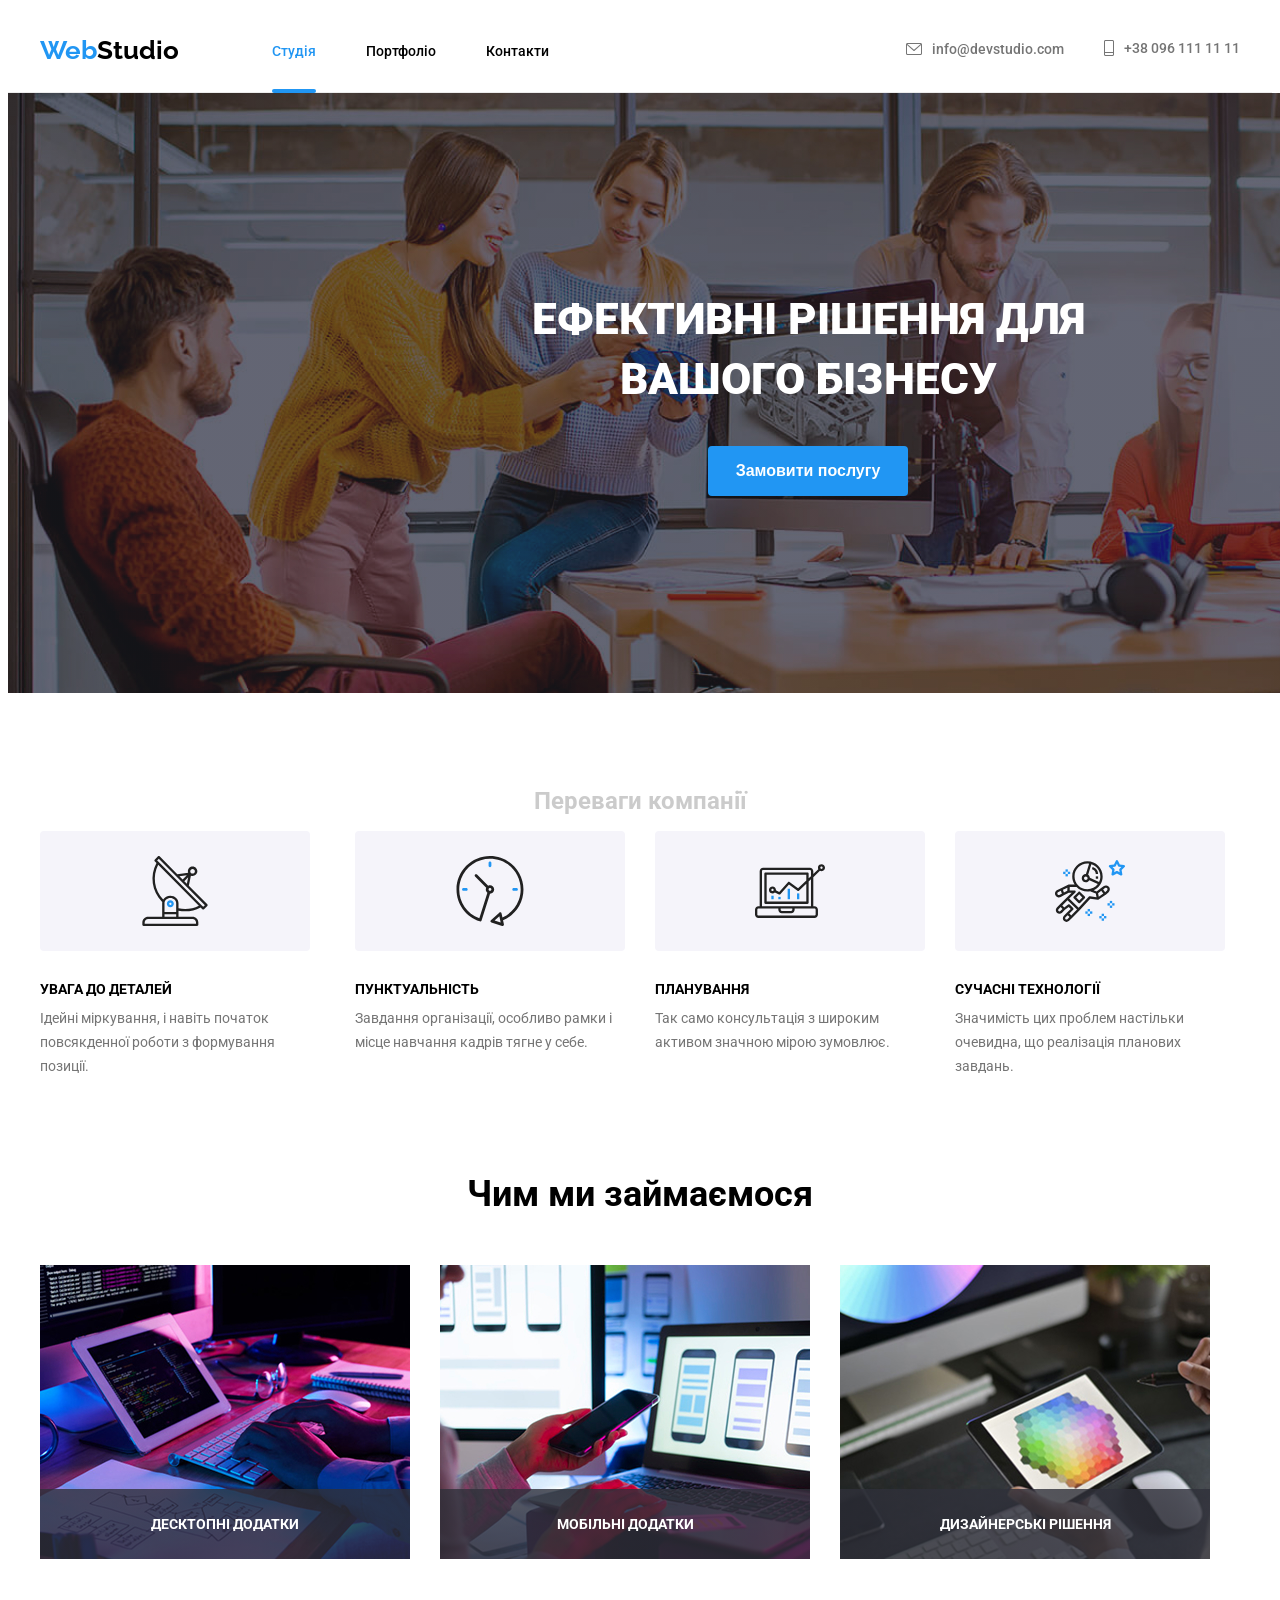
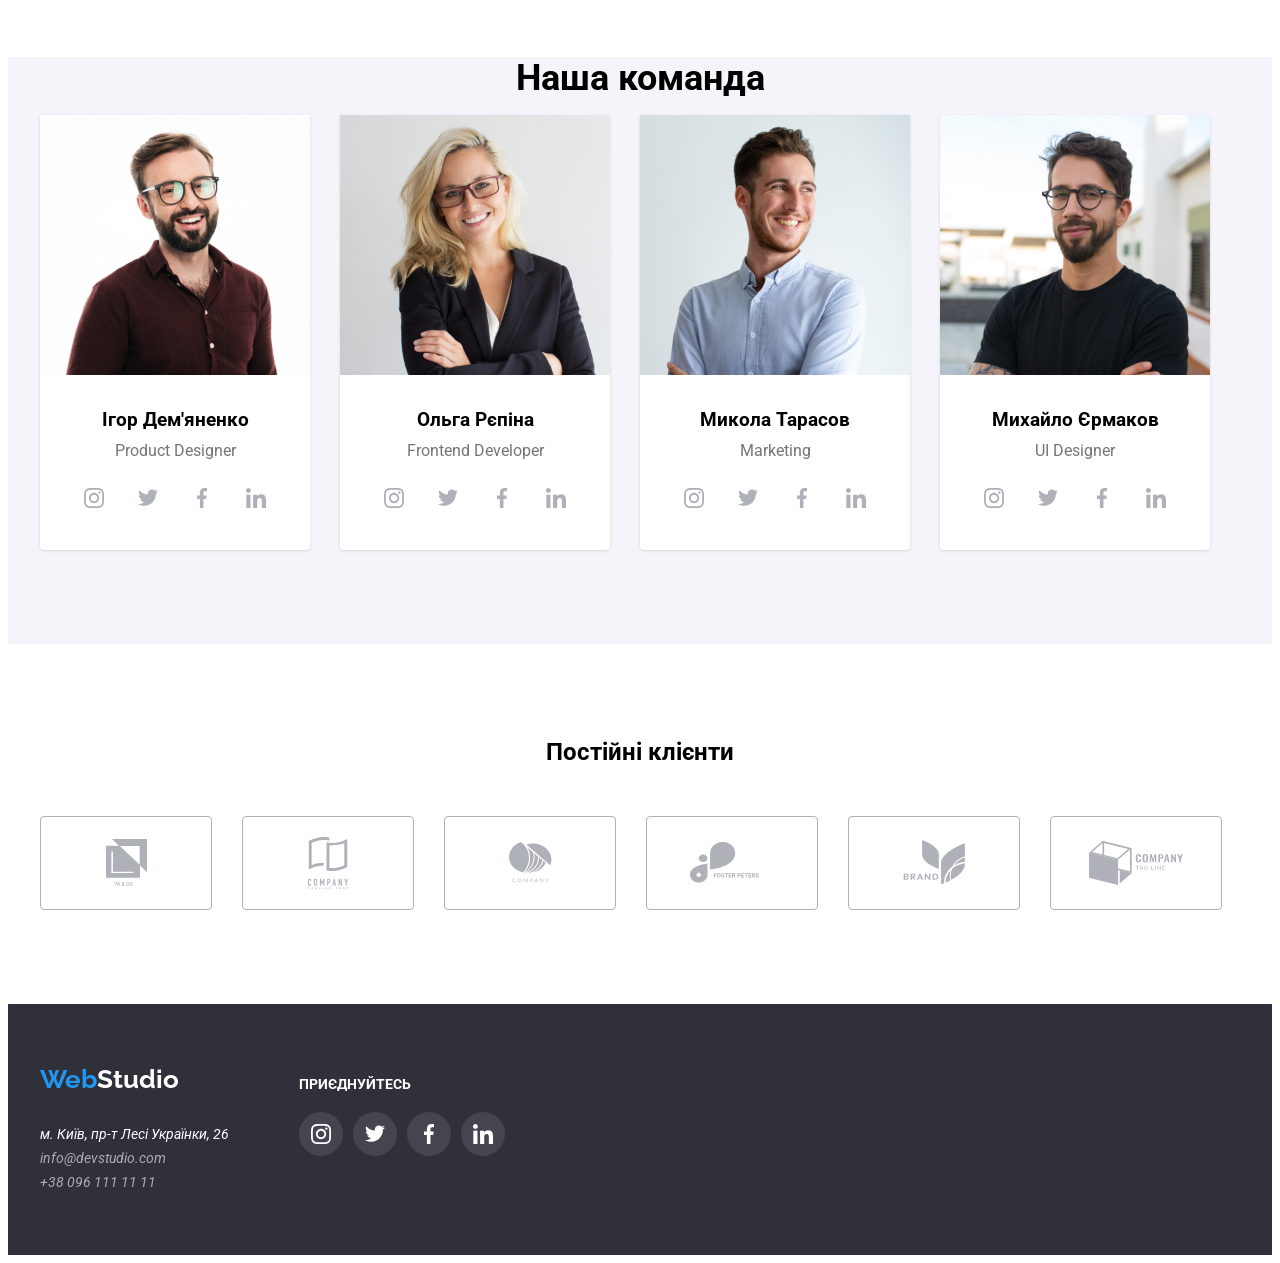
<file: index.html>
<!doctype html>
<html lang="uk">

<head>
  <meta charset="UTF-8" />
  <meta name="viewport" content="width=device-width, initial-scale=1.0" />
  <title>Studio</title>

  <link rel="preconnect" href="https://fonts.googleapis.com" />
  <link rel="preconnect" href="https://fonts.gstatic.com" crossorigin />
  <link
    href="https://fonts.googleapis.com/css2?family=Raleway:ital,wght@0,700;1,700&family=Roboto:ital,wght@0,100..900;1,100..900&display=swap"
    rel="stylesheet" />
  <link rel="stylesheet" href="./css/styles.css" />
</head>

<body>
  <header>
    <div class="container">
      <nav class="main-nav">
        <a href="/" class="logo">Web<span class="dark">Studio</span></a>
        <ul class="site-nav">
          <li><a href="" class="link current">Студія</a></li>
          <li><a href="./portfolio.html" class="link">Портфоліо</a></li>
          <li><a href="" class="link">Контакти</a></li>
        </ul>
        <ul class="contact-nav">
          <li>
            <a href="mailto:info@devstudio.com" class="contact-link">
              <svg width="16" height="12" class="nav-mail">
                <use href="./images/icons.svg#mail"></use>
              </svg>info@devstudio.com</a>
          </li>
          <li>
            <a href="tel:+380961111111" class="contact-link"><svg width="10" height="16">
                <use href="./images/icons.svg#phone"></use>
              </svg>+38 096 111 11 11</a>
          </li>
        </ul>
      </nav>
    </div>
  </header>
  <main>
    <article class="hero">
      <div class="hero-title-button">
        <h1 class="hero-title">Ефективні рішення для вашого бізнесу</h1>
        <button type="button" class="hero-button" data-modal-open>Замовити послугу</button>
      </div>
    </article>
    <section class="advantages">
      <div class="container">
        <h2 class="advantages-title">Переваги компанії</h2>
        <ul class="advantages-list">
          <li>
            <div class="advantages-img">
              <svg width="70" height="70">
                <use href="./images/icons.svg#antenna"></use>
              </svg>
            </div>
            <h3>УВАГА ДО ДЕТАЛЕЙ</h3>
            <p>
              Ідейні міркування, і навіть початок повсякденної роботи з
              формування позиції.
            </p>
          </li>
          <li>
            <div class="advantages-img">
              <svg width="70" height="70">
                <use href="./images/icons.svg#clock"></use>
              </svg>
            </div>
            <h3>ПУНКТУАЛЬНІСТЬ</h3>
            <p>
              Завдання організації, особливо рамки і місце навчання кадрів
              тягне у себе.
            </p>
          </li>
          <li>
            <div class="advantages-img">
              <svg width="70" height="70">
                <use href="./images/icons.svg#laptop"></use>
              </svg>
            </div>
            <h3>ПЛАНУВАННЯ</h3>
            <p>
              Так само консультація з широким активом значною мірою зумовлює.
            </p>
          </li>
          <li>
            <div class="advantages-img">
              <svg width="70" height="70">
                <use href="./images/icons.svg#astronaut"></use>
              </svg>
            </div>
            <h3>СУЧАСНІ ТЕХНОЛОГІЇ</h3>
            <p>
              Значимість цих проблем настільки очевидна, що реалізація
              планових завдань.
            </p>
          </li>
        </ul>
      </div>
    </section>
    <section class="occupation">
      <div class="container">
        <h2 class="occupation-title">Чим ми займаємося</h2>
        <ul class="occupation-list">
          <li>
            <img src="./images/photo1.webp" alt="Написання коду" width="370" height="294" />
            <div class="occupation-overlay">
              <p>Десктопні додатки</p>
            </div>
          </li>
          <li>
            <img src="./images/photo2.webp" alt="Розробка технологій" width="370" height="294" />
            <div class="occupation-overlay">
              <p>Мобільні додатки</p>
          </li>
          <li>
            <img src="./images/photo3.webp" alt="Розробка дизайну" width="370" height="294" />
            <div class="occupation-overlay">
              <p>Дизайнерські рішення</p>
          </li>
        </ul>
      </div>
    </section>
    <section class="team">
      <div class="container">
        <h2 class="team-title">Наша команда</h2>
        <ul class="team-list">
          <li>
            <img src="./images/people1.webp" alt="Дизайнер продукта" width="270" height="260" />
            <h3>Ігор Дем'яненко</h3>
            <p>Product Designer</p>
            <ul class="icons-list">
              <li>
                <a href="https://www.instagram.com" class="problem-link"><svg width="20" height="20">
                    <use href="./images/icons.svg#instagram"></use>
                  </svg></a>
              </li>
              <li>
                <a href="https://x.com/home" class="normal-link"><svg width="20" height="20">
                    <use href="./images/icons.svg#twitter"></use>
                  </svg></a>
              </li>
              <li>
                <a href="https://www.facebook.com/" class="normal-link"><svg width="20" height="20">
                    <use href="./images/icons.svg#facebook"></use>
                  </svg></a>
              </li>
              <li>
                <a href="https://ua.linkedin.com/" class="problem-link"><svg width="20" height="20">
                    <use href="./images/icons.svg#linkedin"></use>
                  </svg></a>
              </li>
            </ul>
          </li>
          <li>
            <img src="./images/people2.webp" alt="Фронтенд розробник" width="270" height="260" />
            <h3>Ольга Рєпіна</h3>
            <p>Frontend Developer</p>
            <ul class="icons-list">
              <li>
                <a href="https://www.instagram.com" class="problem-link"><svg width="20" height="20">
                    <use href="./images/icons.svg#instagram"></use>
                  </svg></a>
              </li>
              <li>
                <a href="https://x.com/home" class="normal-link"><svg width="20" height="20">
                    <use href="./images/icons.svg#twitter"></use>
                  </svg></a>
              </li>
              <li>
                <a href="https://www.facebook.com/" class="normal-link"><svg width="20" height="20">
                    <use href="./images/icons.svg#facebook"></use>
                  </svg></a>
              </li>
              <li>
                <a href="https://ua.linkedin.com/" class="problem-link"><svg width="20" height="20">
                    <use href="./images/icons.svg#linkedin"></use>
                  </svg></a>
              </li>
            </ul>
          </li>
          <li>
            <img src="./images/people3.webp" alt="Відповідальний за маркетинг" width="270" height="260" />
            <h3>Микола Тарасов</h3>
            <p>Marketing</p>
            <ul class="icons-list">
              <li>
                <a href="https://www.instagram.com" class="problem-link"><svg width="20" height="20">
                    <use href="./images/icons.svg#instagram"></use>
                  </svg></a>
              </li>
              <li>
                <a href="https://x.com/home" class="normal-link"><svg width="20" height="20">
                    <use href="./images/icons.svg#twitter"></use>
                  </svg></a>
              </li>
              <li>
                <a href="https://www.facebook.com/" class="normal-link"><svg width="20" height="20">
                    <use href="./images/icons.svg#facebook"></use>
                  </svg></a>
              </li>
              <li>
                <a href="https://ua.linkedin.com/" class="problem-link"><svg width="20" height="20">
                    <use href="./images/icons.svg#linkedin"></use>
                  </svg></a>
              </li>
            </ul>
          </li>
          <li>
            <img src="./images/people4.webp" alt="Дизайнер інтерфейсу" width="270" height="260" />
            <h3>Михайло Єрмаков</h3>
            <p>UI Designer</p>
            <ul class="icons-list">
              <li>
                <a href="https://www.instagram.com" class="problem-link"><svg width="20" height="20">
                    <use href="./images/icons.svg#instagram"></use>
                  </svg></a>
              </li>
              <li>
                <a href="https://x.com/home" class="normal-link"><svg width="20" height="20">
                    <use href="./images/icons.svg#twitter"></use>
                  </svg></a>
              </li>
              <li>
                <a href="https://www.facebook.com/" class="normal-link"><svg width="20" height="20">
                    <use href="./images/icons.svg#facebook"></use>
                  </svg></a>
              </li>
              <li>
                <a href="https://ua.linkedin.com/" class="problem-link"><svg width="20" height="20">
                    <use href="./images/icons.svg#linkedin"></use>
                  </svg></a>
              </li>
            </ul>
          </li>
        </ul>
      </div>
    </section>
    <section class="clients">
      <div class="container">
        <h2 class="clients-title">Постійні клієнти</h2>
        <ul class="clients-list">
          <li><a href="">
              <div class="brands"><svg width="41" height="47">
                  <use href="../images/icons.svg#brand1"></use>
                </svg></div>
            </a></li>
          <li><a href="">
              <div class="brands"><svg width="40" height="52">
                  <use href="../images/icons.svg#brand2"></use>
                </svg></div>
            </a></li>
          <li><a href="">
              <div class="brands"><svg width="43" height="41">
                  <use href="../images/icons.svg#brand3"></use>
                </svg></div>
            </a></li>
          <li><a href="">
              <div class="brands"><svg width="85" height="41">
                  <use href="../images/icons.svg#brand4"></use>
                </svg></div>
            </a></li>
          <li><a href="">
              <div class="brands"><svg width="63" height="45">
                  <use href="../images/icons.svg#brand5"></use>
                </svg></div>
            </a></li>
          <li><a href="">
              <div class="brands"><svg width="94" height="44">
                  <use href="../images/icons.svg#brand6"></use>
                </svg></div>
            </a></li>
        </ul>
    </section>
    </div>
  </main>
  <footer>
    <div class="container background">
      <div class="logo-adress">
        <a href="/" class="logo">Web<span class="white">Studio</span></a>
        <address class="adress">


          <a class="adress-link" target="_blank"
            href="https://www.google.com/maps/place/%D0%B1%D1%83%D0%BB%D1%8C%D0%B2%D0%B0%D1%80+%D0%9B%D0%B5%D1%81%D1%96+%D0%A3%D0%BA%D1%80%D0%B0%D1%97%D0%BD%D0%BA%D0%B8,+26,+%D0%9A%D0%B8%D1%97%D0%B2,+01133/@50.4265251,30.5370279,676m/data=!3m2!1e3!4b1!4m10!1m2!2m1!1z0LwuINCa0LjRl9CyLCDQv9GALdGCINCb0LXRgdGWINCj0LrRgNCw0ZfQvdC60LgsIDI2!3m6!1s0x40d4cf0dffa0484f:0x32babb947195e09!8m2!3d50.4265217!4d30.5396028!15sCjPQvC4g0JrQuNGX0LIsINC_0YAt0YIg0JvQtdGB0ZYg0KPQutGA0LDRl9C90LrQuCwgMjaSAQpzdWJwcmVtaXNl4AEA!16s%2Fg%2F11qg5hynv9?entry=ttu&g_ep=EgoyMDI2MDkwMi4wIKXMDSoASAFQAw%3D%3D">м.
            Київ, пр-т Лесі Українки, 26 <br /></a>
          <a class="adress-link" href="mailto:info@devstudio.com">info@devstudio.com <br /></a>
          <a class="adress-link" href="tel:+380961111111">+38 096 111 11 11 <br /></a>
        </address>
      </div>
      <section class="footer-section">
        <h3 class="footer-title">Приєднуйтесь</h3>
        <ul class="footer-icons">
          <li>
            <a href="https://www.instagram.com" class="problem-link"><svg width="20" height="20">
                <use href="./images/icons.svg#instagram"></use>
              </svg></a>
          </li>
          <li>
            <a href="https://x.com/home" class="normal-link"><svg width="20" height="20">
                <use href="./images/icons.svg#twitter"></use>
              </svg></a>
          </li>
          <li>
            <a href="https://www.facebook.com/" class="normal-link"><svg width="20" height="20">
                <use href="./images/icons.svg#facebook"></use>
              </svg></a>
          </li>
          <li>
            <a href="https://ua.linkedin.com/" class="problem-link"><svg width="20" height="20">
                <use href="./images/icons.svg#linkedin"></use>
              </svg></a>
          </li>
        </ul>
      </section>
    </div>
  </footer>

  <div class="backdrop is-hidden" data-modal>
    <div class="modal">
      <button type="button" class="close-btn" data-modal-close>&#10006;</button>
    </div>
  </div>

  <script src="./js/modal.js"></script>

</body>

</html>
</file>
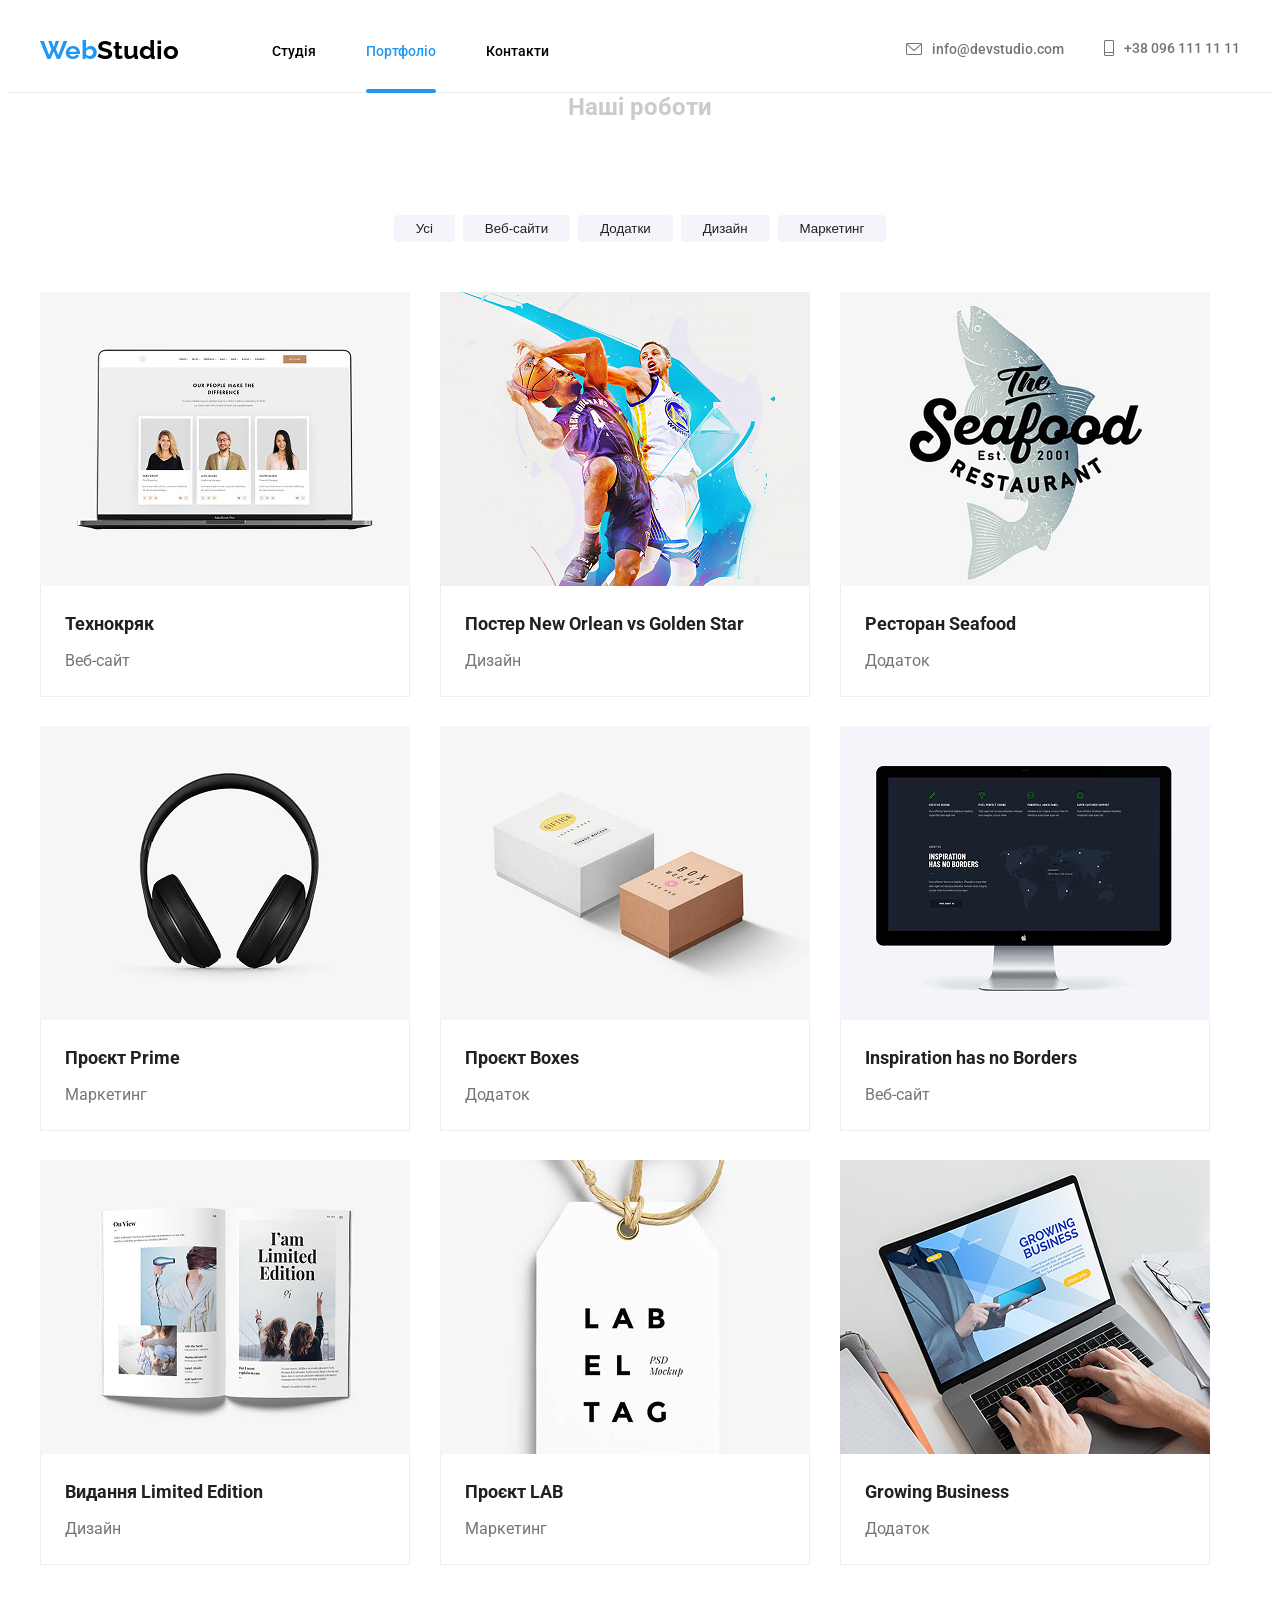
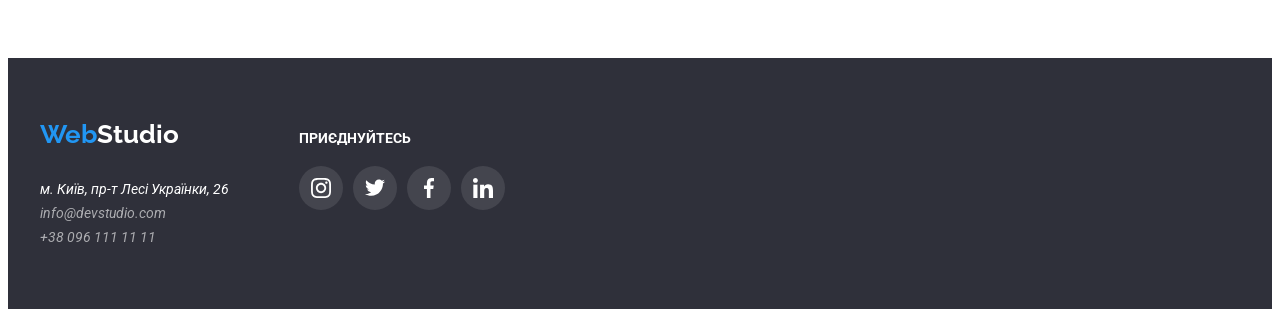
<file: portfolio.html>
<!doctype html>
<html lang="uk">

<head>
  <meta charset="UTF-8" />
  <meta name="viewport" content="width=device-width, initial-scale=1.0" />
  <title>Portfolio</title>

  <link rel="preconnect" href="https://fonts.googleapis.com" />
  <link rel="preconnect" href="https://fonts.gstatic.com" crossorigin />
  <link
    href="https://fonts.googleapis.com/css2?family=Raleway:ital,wght@0,700;1,700&family=Roboto:ital,wght@0,100..900;1,100..900&display=swap"
    rel="stylesheet" />
  <link rel="stylesheet" href="./css/styles.css" />
</head>

<body>
  <header>
    <div class="container">
      <nav class="main-nav">
        <a href="/" class="logo">Web<span class="dark">Studio</span></a>
        <ul class="site-nav">
          <li><a href="/" class="link">Студія</a></li>
          <li><a href="./portfolio.html" class="link current">Портфоліо</a></li>
          <li><a href="" class="link">Контакти</a></li>
        </ul>
        <ul class="contact-nav">
          <li>
            <a href="mailto:info@devstudio.com" class="contact-link">
              <svg width="16" height="12" class="nav-mail">
                <use href="./images/icons.svg#mail"></use>
              </svg>info@devstudio.com</a>
          </li>
          <li>
            <a href="tel:+380961111111" class="contact-link"><svg width="10" height="16">
                <use href="./images/icons.svg#phone"></use>
              </svg>+38 096 111 11 11</a>
          </li>
        </ul>
      </nav>
    </div>
  </header>
  <main>
    <section class="container">
      <h1 class="filter-title">Наші роботи</h1>
      <div class="filter-list">
        <button type="button" class="filter-button">Усі</button>
        <button type="button" class="filter-button">Веб-сайти</button>
        <button type="button" class="filter-button">Додатки</button>
        <button type="button" class="filter-button">Дизайн</button>
        <button type="button" class="filter-button">Маркетинг</button>
      </div>
      <ul class="our-work">
        <li>
          <a href="" class="work-link">
            <div class="thumb">
              <img src="./images/portfolio1.webp" alt="робота1" width="370" />
              <div class="work-overlay">
                <p>Ресурс пропонує комплексні пропозиції з різним рівнем функціоналу та сервісів. Все це дозволить
                  відвідувачу отримати вичерпні відомості про компанію чи приватну особу.</p>
              </div>
            </div>
            <div class="border">
              <h2>Технокряк</h2>
              <p>Веб-сайт</p>
            </div>
          </a>
        </li>
        <li>
          <a href="" class="work-link">
            <div class="thumb">
              <img src="./images/portfolio2.webp" alt="робота1" width="370" />
              <div class="work-overlay">
                <p>Ресурс пропонує комплексні пропозиції з різним рівнем функціоналу та сервісів. Все це дозволить
                  відвідувачу отримати вичерпні відомості про компанію чи приватну особу.</p>
              </div>
            </div>
            <div class="border">
              <h2>Постер New Orlean vs Golden Star</h2>
              <p>Дизайн</p>
            </div>
          </a>
        </li>
        <li>
          <a href="" class="work-link">
            <div class="thumb">
              <img src="./images/portfolio3.webp" alt="робота1" width="370" />
              <div class="work-overlay">
                <p>Ресурс пропонує комплексні пропозиції з різним рівнем функціоналу та сервісів. Все це дозволить
                  відвідувачу отримати вичерпні відомості про компанію чи приватну особу.</p>
              </div>
            </div>
            <div class="border">
              <h2>Ресторан Seafood</h2>
              <p>Додаток</p>
            </div>
          </a>
        </li>
        <li>
          <a href="" class="work-link">
            <div class="thumb">
              <img src="./images/portfolio4.webp" alt="робота1" width="370" />
              <div class="work-overlay">
                <p>Ресурс пропонує комплексні пропозиції з різним рівнем функціоналу та сервісів. Все це дозволить
                  відвідувачу отримати вичерпні відомості про компанію чи приватну особу.</p>
              </div>
            </div>
            <div class="border">
              <h2>Проєкт Prime</h2>
              <p>Маркетинг</p>
            </div>
          </a>
        </li>
        <li>
          <a href="" class="work-link">
            <div class="thumb">
              <img src="./images/portfolio5.webp" alt="робота1" width="370" />
              <div class="work-overlay">
                <p>Ресурс пропонує комплексні пропозиції з різним рівнем функціоналу та сервісів. Все це дозволить
                  відвідувачу отримати вичерпні відомості про компанію чи приватну особу.</p>
              </div>
            </div>
            <div class="border">
              <h2>Проєкт Boxes</h2>
              <p>Додаток</p>
            </div>
          </a>
        </li>
        <li>
          <a href="" class="work-link">
            <div class="thumb">
              <img src="./images/portfolio6.webp" alt="робота1" width="370" />
              <div class="work-overlay">
                <p>Ресурс пропонує комплексні пропозиції з різним рівнем функціоналу та сервісів. Все це дозволить
                  відвідувачу отримати вичерпні відомості про компанію чи приватну особу.</p>
              </div>
            </div>
            <div class="border">
              <h2>Inspiration has no Borders</h2>
              <p>Веб-сайт</p>
            </div>
          </a>
        </li>
        <li>
          <a href="" class="work-link">
            <div class="thumb">
              <img src="./images/portfolio7.webp" alt="робота1" width="370" />
              <div class="work-overlay">
                <p>Ресурс пропонує комплексні пропозиції з різним рівнем функціоналу та сервісів. Все це дозволить
                  відвідувачу отримати вичерпні відомості про компанію чи приватну особу.</p>
              </div>
            </div>
            <div class="border">
              <h2>Видання Limited Edition</h2>
              <p>Дизайн</p>
            </div>
          </a>
        </li>
        <li>
          <a href="" class="work-link">
            <div class="thumb">
              <img src="./images/portfolio8.webp" alt="робота1" width="370" />
              <div class="work-overlay">
                <p>Ресурс пропонує комплексні пропозиції з різним рівнем функціоналу та сервісів. Все це дозволить
                  відвідувачу отримати вичерпні відомості про компанію чи приватну особу.</p>
              </div>
            </div>
            <div class="border">
              <h2>Проєкт LAB</h2>
              <p>Маркетинг</p>
            </div>
          </a>
        </li>
        <li>
          <a href="" class="work-link">
            <div class="thumb">
              <img src="./images/portfolio9.webp" alt="робота1" width="370" />
              <div class="work-overlay">
                <p>Ресурс пропонує комплексні пропозиції з різним рівнем функціоналу та сервісів. Все це дозволить
                  відвідувачу отримати вичерпні відомості про компанію чи приватну особу.</p>
              </div>
            </div>
            <div class="border">
              <h2>Growing Business</h2>
              <p>Додаток</p>
            </div>
          </a>
        </li>
      </ul>
    </section>
  </main>
  <footer>
    <div class="container background">
      <div class="logo-adress">
        <a href="/" class="logo">Web<span class="white">Studio</span></a>
        <address class="adress">


          <a class="adress-link" target="_blank"
            href="https://www.google.com/maps/place/%D0%B1%D1%83%D0%BB%D1%8C%D0%B2%D0%B0%D1%80+%D0%9B%D0%B5%D1%81%D1%96+%D0%A3%D0%BA%D1%80%D0%B0%D1%97%D0%BD%D0%BA%D0%B8,+26,+%D0%9A%D0%B8%D1%97%D0%B2,+01133/@50.4265251,30.5370279,676m/data=!3m2!1e3!4b1!4m10!1m2!2m1!1z0LwuINCa0LjRl9CyLCDQv9GALdGCINCb0LXRgdGWINCj0LrRgNCw0ZfQvdC60LgsIDI2!3m6!1s0x40d4cf0dffa0484f:0x32babb947195e09!8m2!3d50.4265217!4d30.5396028!15sCjPQvC4g0JrQuNGX0LIsINC_0YAt0YIg0JvQtdGB0ZYg0KPQutGA0LDRl9C90LrQuCwgMjaSAQpzdWJwcmVtaXNl4AEA!16s%2Fg%2F11qg5hynv9?entry=ttu&g_ep=EgoyMDI2MDkwMi4wIKXMDSoASAFQAw%3D%3D">м.
            Київ, пр-т Лесі Українки, 26 <br /></a>
          <a class="adress-link" href="mailto:info@devstudio.com">info@devstudio.com <br /></a>
          <a class="adress-link" href="tel:+380961111111">+38 096 111 11 11 <br /></a>
        </address>
      </div>
      <section class="footer-section">
        <h3 class="footer-title">Приєднуйтесь</h3>
        <ul class="footer-icons">
          <li>
            <a href="https://www.instagram.com" class="problem-link"><svg width="20" height="20">
                <use href="./images/icons.svg#instagram"></use>
              </svg></a>
          </li>
          <li>
            <a href="https://x.com/home" class="normal-link"><svg width="20" height="20">
                <use href="./images/icons.svg#twitter"></use>
              </svg></a>
          </li>
          <li>
            <a href="https://www.facebook.com/" class="normal-link"><svg width="20" height="20">
                <use href="./images/icons.svg#facebook"></use>
              </svg></a>
          </li>
          <li>
            <a href="https://ua.linkedin.com/" class="problem-link"><svg width="20" height="20">
                <use href="./images/icons.svg#linkedin"></use>
              </svg></a>
          </li>
        </ul>
      </section>
    </div>
  </footer>
</body>

</html>
</file>
<file: css/styles.css>
:root {
  --primary-color: #ffffff;
  --secondary-color: #2f303a;
  --button-color: #2196f3;
  --primary-text-color: #212121;
  --secondary-text-color: #757575;
  --portfolio-card-color: #eeeeee;
}

body {
  background-color: var(--primary-color);
  font-family: "Roboto", sans-serif;
}

a {
  text-decoration: none;
}

ul {
  list-style: none;
}

header {
  background-color: var(--primary-color);

  border-bottom: 1px solid #ececec;
}

.logo {
  font-family: "Raleway", sans-serif;
  font-weight: 700;
  text-decoration: none;
  color: var(--button-color);
  font-size: 26px;
  letter-spacing: 3%;
  margin-top: 25px;
  margin-bottom: 25px;
}

.white {
  color: #ffffff;
}

.dark {
  color: #000000;
}

.container {
  width: 1200px;
  margin-top: 0;
  margin-bottom: 0;
  margin-right: auto;
  margin-left: auto;
}

.main-nav {
  display: flex;
  align-items: center;
}

.site-nav {
  display: flex;
  margin-top: 32px;
  margin-bottom: 32px;
  padding: 0;
  margin-left: 93px;
}

.site-nav li {
  margin-right: 50px;
}

.site-nav li:last-child {
  margin-right: 0;
}

.site-nav .link {
  position: relative;
  color: var(--text-color);
  font-weight: 500;
  font-size: 14px;
  letter-spacing: 2%;
  padding-bottom: 32px;
  padding-top: 32px;
}

.link.current {
  color: var(--button-color);
}

.link.current::after {
  content: "";
  position: absolute;
  width: 100%;
  height: 4px;
  background-color: var(--button-color);
  left: 0;
  bottom: -2px;
  border-radius: 2px;
}

.contact-nav {
  display: flex;
  margin-top: 32px;
  margin-bottom: 32px;
  padding: 0;
  /* margin-left: 354px; */
  margin-left: auto;
}

.contact-nav li {
  margin-right: 40px;
}

.contact-nav li:last-child {
  margin-right: 0;
}

.contact-nav .contact-link {
  color: var(--secondary-text-color);
  font-weight: 500;
  font-size: 14px;
  letter-spacing: 2%;
  gap: 10px;
  display: inline-flex;
  align-items: center;
}

.main-nav a {
  transition: color 250ms cubic-bezier(0.4, 0, 0.2, 1);
}

.main-nav a:hover,
.main-nav a:focus {
  color: var(--button-color);
}

.hero {
  background-image:
    linear-gradient(#2F303A66, #2F303A66), url(../images/heroimg.jpg);
  background-repeat: no-repeat;
  background-position: center;
  margin-top: 0;
  margin-bottom: 0;
  margin-right: auto;
  margin-left: auto;
  width: 1600px;
  display: flex;
  align-items: center;
  justify-content: center;
  height: 600px;
  /* background-color: var(--secondary-color); */
  background-color: #fff;
}

.hero-title-button {
  text-align: center;
}

.hero-title {
  text-transform: uppercase;
  width: 696px;
  margin-top: 0;
  margin-bottom: 30;
  color: var(--primary-color);
  font-weight: 900;
  text-align: center;
  font-size: 44px;
  line-height: 1.36;
  letter-spacing: 6%;
}

.hero-button {
  width: 200px;
  height: 50px;
  margin: auto;
  display: flex;
  background-color: var(--button-color);
  color: var(--primary-color);
  font-weight: 700;
  font-size: 16px;
  line-height: 1.87;
  letter-spacing: 6%;
  text-align: center;
  cursor: pointer;
  align-items: center;
  justify-content: center;
  border-radius: 4px;
  border: 0;
}

.advantages {
  margin-top: 94px;
  background-color: var(--primary-color);
}

.advantages-title {
  margin-top: 0;
  margin-bottom: 0;
  text-align: center;
  color: rgba(33%, 33%, 33%, 0.3);
}

.advantages-img {
  display: flex;
  justify-content: center;
  align-items: center;
  width: 270px;
  height: 120px;
  background-color: #f5f4fa;
  margin-bottom: 30px;
  border-radius: 4px;
}

.advantages-list {
  padding-left: 0;
  display: flex;
}

.advantages-list li {
  margin-right: 30px;
}

.advantages-list li:last-child {
  margin-right: 0;
}

.advantages-list h3 {
  color: var(--text-color);
  font-weight: 700;
  font-size: 14px;
  letter-spacing: 3%;
  margin-top: 0;
  margin-bottom: 10px;
}

.advantages-list p {
  color: var(--secondary-text-color);
  font-weight: 400;
  font-size: 14px;
  line-height: 1.71;
  letter-spacing: 3%;
  margin-top: 0;
  margin-bottom: 0;
}

.occupation {
  margin-top: 94px;
  background-color: var(--primary-color);
}

.occupation-list {
  padding-left: 0;
}

.occupation-list li {
  position: relative;
  margin-right: 30px;
}

.occupation-list li:last-child {
  margin-right: 0;
}

.occupation ul {
  display: flex;
}

.occupation-overlay {
  position: absolute;
  width: 100%;
  height: 70px;
  background-image: linear-gradient(#2F303ACC, #2F303ACC);
  bottom: 4px;
}

.occupation-overlay P {
  display: flex;
  height: 100%;
  justify-content: center;
  align-items: center;
  margin-top: 0;
  margin-bottom: 0;
  font-weight: 700;
  font-size: 14px;
  letter-spacing: 3%;
  text-align: center;
  text-transform: uppercase;
  color: var(--primary-color);
}

.occupation-title {
  margin-top: 0;
  margin-bottom: 50px;
  font-weight: 700;
  font-size: 36px;
  letter-spacing: 3%;
  text-align: center;
}

.team-title {
  margin-top: 0;
  margin-bottom: 0;
  font-weight: 700;
  font-size: 36px;
  letter-spacing: 3%;
  text-align: center;
}

.team {
  margin-top: 94px;
  background-color: #f5f4fa;
}

.team-list {
  padding-left: 0;
  display: flex;
  margin-bottom: 0;
  padding-bottom: 94px;
}

.icons-list {
  display: flex;
  padding: 0;
}

.icons-list li {
  width: 44px;
  height: 44px;
  margin-right: 10px;
  margin-bottom: 30px;
  fill: #AFB1B8;
}

.icons-list svg {
  padding: 12px;
}

.icons-list .problem-link {
  transition: fill 250ms cubic-bezier(0.4, 0, 0.2, 1), background-color 250ms cubic-bezier(0.4, 0, 0.2, 1);
  display: flex;
  fill: #AFB1B8;
  border-radius: 100%;
}

.icons-list .problem-link:hover,
.icons-list .problem-link:focus {
  fill: var(--primary-color);
  background-color: var(--button-color);
}

.icons-list .normal-link {
  transition: color 250ms cubic-bezier(0.4, 0, 0.2, 1), background-color 250ms cubic-bezier(0.4, 0, 0.2, 1);
  display: flex;
  color: #AFB1B8;
  border-radius: 100%;
}

.icons-list .normal-link:hover,
.icons-list .normal-link:focus {
  color: var(--primary-color);
  background-color: var(--button-color);
}

.icons-list li:last-child {
  margin-right: 32px;
}

.icons-list li:first-child {
  margin-left: 32px;
}

.team-list h3 {
  text-align: center;
  margin-top: 30px;
  margin-bottom: 10px;
}

.team-list>li {
  margin-right: 30px;
  background-color: var(--primary-color);
  border-bottom-left-radius: 4px;
  border-bottom-right-radius: 4px;
  box-shadow: 0px 2px 1px 0px #00000033;
  box-shadow: 0px 1px 1px 0px #00000024;
  box-shadow: 0px 1px 3px 0px #0000001F;
}

.team-list>li:last-child {
  margin-right: 0;
}

.team-list p {
  text-align: center;
  margin-top: 0;
  margin-bottom: 16px;
}

.team p {
  color: var(--secondary-text-color);
  font-weight: 400;
  font-size: 16px;
  letter-spacing: 3%;
}

footer {
  display: flex;
  background-color: var(--secondary-color);
  margin-top: 94px;
  height: 251px;
}

.adress-link {
  font-weight: 400;
  font-size: 14px;
  line-height: 24px;
  letter-spacing: 3%;
}

.filter-button {
  transition: color 250ms cubic-bezier(0.4, 0, 0.2, 1), background-color 250ms cubic-bezier(0.4, 0, 0.2, 1), box-shadow 250ms cubic-bezier(0.4, 0, 0.2, 1);
  margin-right: 8px;
  background-color: #f5f4fa;
  color: var(--primary-text-color);
  cursor: pointer;
  border-radius: 4px;
  border: 0px;
  padding-top: 6px;
  padding-bottom: 6px;
  padding-left: 22px;
  padding-right: 22px;
}

.filter-button:last-child {
  margin-right: 0;
}

.adress {
  margin-top: 28px;
}

.adress a {
  color: #ffffff99;
}

.adress a:first-child {
  color: var(--primary-color);
}

.filter-list .filter-button:hover,
.filter-list .filter-button:focus {
  background-color: var(--button-color);
  color: var(--primary-color);
  box-shadow: 0px 2px 2px 0px #0000001F;
  box-shadow: 0px 1px 2px 0px #00000014;
  box-shadow: 0px 3px 1px 0px #0000001A;

}

.our-work {
  margin-bottom: 0;
  margin-top: 50px;
  display: flex;
  padding-left: 0;
  flex-wrap: wrap;
}

.our-work li {
  display: flex;
  margin-right: 30px;
  margin-bottom: 30px;
  width: 370px;
  height: 404px;
}

.border {
  padding-left: 24px;
  padding-bottom: 20px;
  border: 1px solid #eeeeee;
  border-top: 0;
}

.thumb {
  position: relative;
  overflow: hidden;
}

.thumb img {
  display: block;
  width: 100%;
  height: auto;
}

.work-overlay {
  position: absolute;
  top: 0;
  left: 0;
  width: 100%;
  height: 100%;
  background-color: #2196F3E5;
  transform: translateY(100%);
  transition: transform 250ms cubic-bezier(0.4, 0, 0.2, 1);
}

.work-overlay p {
  padding-top: 63px;
  padding-bottom: 63px;
  padding-left: 24px;
  padding-right: 24px;
  color: var(--primary-color);
  font-size: 18px;
  line-height: 1.56;
  letter-spacing: 3%;
}


.work-link:hover,
.work-link:focus {
  box-shadow: 1px 4px 6px 0px rgba(0, 0, 0, 0.16),
    0px 4px 4px 0px rgba(0, 0, 0, 0.06),
    0px 1px 1px 0px rgba(0, 0, 0, 0.12);
}

.work-link:hover .work-overlay,
.work-link:focus .work-overlay {
  transform: translateY(0);
}

.our-work li:nth-child(3n) {
  margin-right: 0;
}

.our-work li:nth-last-child(-n + 3) {
  margin-bottom: 0;
}

.our-work img {
  display: block;
}



.border p {
  margin: 0;
  font-weight: 400;
  font-size: 16px;
  line-height: 1.87;
  letter-spacing: 3%;
  margin-top: 4px;
  color: var(--secondary-text-color);
}

.border h2 {
  padding-top: 20px;
  margin-top: 0;
  margin-bottom: 0;
  font-size: 18px;
  line-height: 2;
  letter-spacing: 6%;
  color: var(--primary-text-color);
}

.filter-title {
  margin-top: 0;
  margin-bottom: 0;
  text-align: center;
  color: rgba(33%, 33%, 33%, 0.3);
}

.filter-list {
  display: flex;
  justify-content: center;
  margin-top: 94px;
}



.clients-title {
  display: flex;
  margin-top: 94px;
  margin-bottom: 50px;
  justify-content: center;
  align-items: center;
}

.clients-list {
  display: flex;
  padding: 0;
}

.clients-list li {
  display: flex;
  /* width: 170px;
  height: 92px; */
  /* border: 1px solid #AFB1B8; */
  /* border-radius: 4px; */
  margin-right: 30px;
}

.clients-list li:last-child {
  margin-right: 0;
}

.clients-list a {
  color: #AFB1B8;
  width: 170px;
  height: 92px;
  border: 1px solid #AFB1B8;
  border-radius: 4px;
  transition: color 250ms cubic-bezier(0.4, 0, 0.2, 1), border 250ms cubic-bezier(0.4, 0, 0.2, 1);
}

.clients-list a:hover,
.clients-list a:focus {
  border: 1px solid var(--button-color);
  color: var(--button-color);
}

.brands {
  display: flex;
  justify-content: center;
  align-items: center;
  width: 100%;
  height: 100%;
}

.footer-title {
  display: flex;
  font-size: 14px;
  letter-spacing: 3%;
  text-transform: uppercase;
  margin-top: 0;
  margin-bottom: 20px;
  text-transform: uppercase;
  color: var(--primary-color);
}

.footer-icons {
  display: flex;
  padding: 0;
  margin-top: 0;
  margin-bottom: 0;
}

.footer-icons li {
  width: 44px;
  height: 44px;
  margin-right: 10px;
  margin-bottom: 30px;
  fill: #AFB1B8;
}

.footer-icons svg {
  padding: 12px;
}

.footer-icons .problem-link {
  transition: background-color 250ms cubic-bezier(0.4, 0, 0.2, 1);
  display: flex;
  background-color: #FFFFFF1A;
  border-radius: 100%;
  fill: var(--primary-color);
}

.footer-icons .normal-link {
  transition: background-color 250ms cubic-bezier(0.4, 0, 0.2, 1);
  display: flex;
  background-color: #FFFFFF1A;
  border-radius: 100%;
  color: var(--primary-color);
}


.footer-icons .normal-link:hover,
.footer-icons .normal-link:focus {
  color: var(--primary-color);
  background-color: var(--button-color);
}

.footer-icons .problem-link:hover,
.footer-icons .problem-link:focus {
  fill: var(--primary-color);
  background-color: var(--button-color);
}

.background {
  display: flex;
  align-items: center;
}

.logo-adress {
  margin-right: 70px;
}


.footer-section {
  align-items: center;
  margin-top: 72px;
  margin-bottom: auto;
}

.backdrop {
  position: fixed;
  top: 0;
  left: 0;
  width: 100%;
  height: 100%;
  background-color: #00000033;
  z-index: 999;
  opacity: 1;
  visibility: visible;
  transition: opacity 250ms cubic-bezier(0.4, 0, 0.2, 1),
    visibility 250ms cubic-bezier(0.4, 0, 0.2, 1);
}

.backdrop.is-hidden {
  opacity: 0;
  pointer-events: none;
  visibility: hidden;
}

.modal {
  position: absolute;
  top: 50%;
  left: 50%;
  transform: translate(-50%, -50%) scale(1);
  min-width: 528px;
  min-height: 581px;
  padding: 40px;
  background-color: #ffffff;
  border-radius: 4px;
  box-shadow: 0px 1px 3px #00000033,
    0px 1px 1px #00000024,
    0px 2px 1px #0000001F;
  transition: transform 250ms cubic-bezier(0.4, 0, 0.2, 1);
}

.backdrop.is-hidden .modal {
  transform: translate(-50%, -50%) scale(0.9);
}

.close-btn {
  position: absolute;
  top: 8px;
  right: 8px;
  width: 30px;
  height: 30px;
  display: flex;
  align-items: center;
  justify-content: center;
  background-color: #ffffff;
  border: 1px solid #0000001A;
  border-radius: 50%;
  cursor: pointer;
  transition: color 250ms cubic-bezier(0.4, 0, 0.2, 1);
}

.close-btn:hover,
.close-btn:focus {
  color: var(--button-color)
}
</file>
